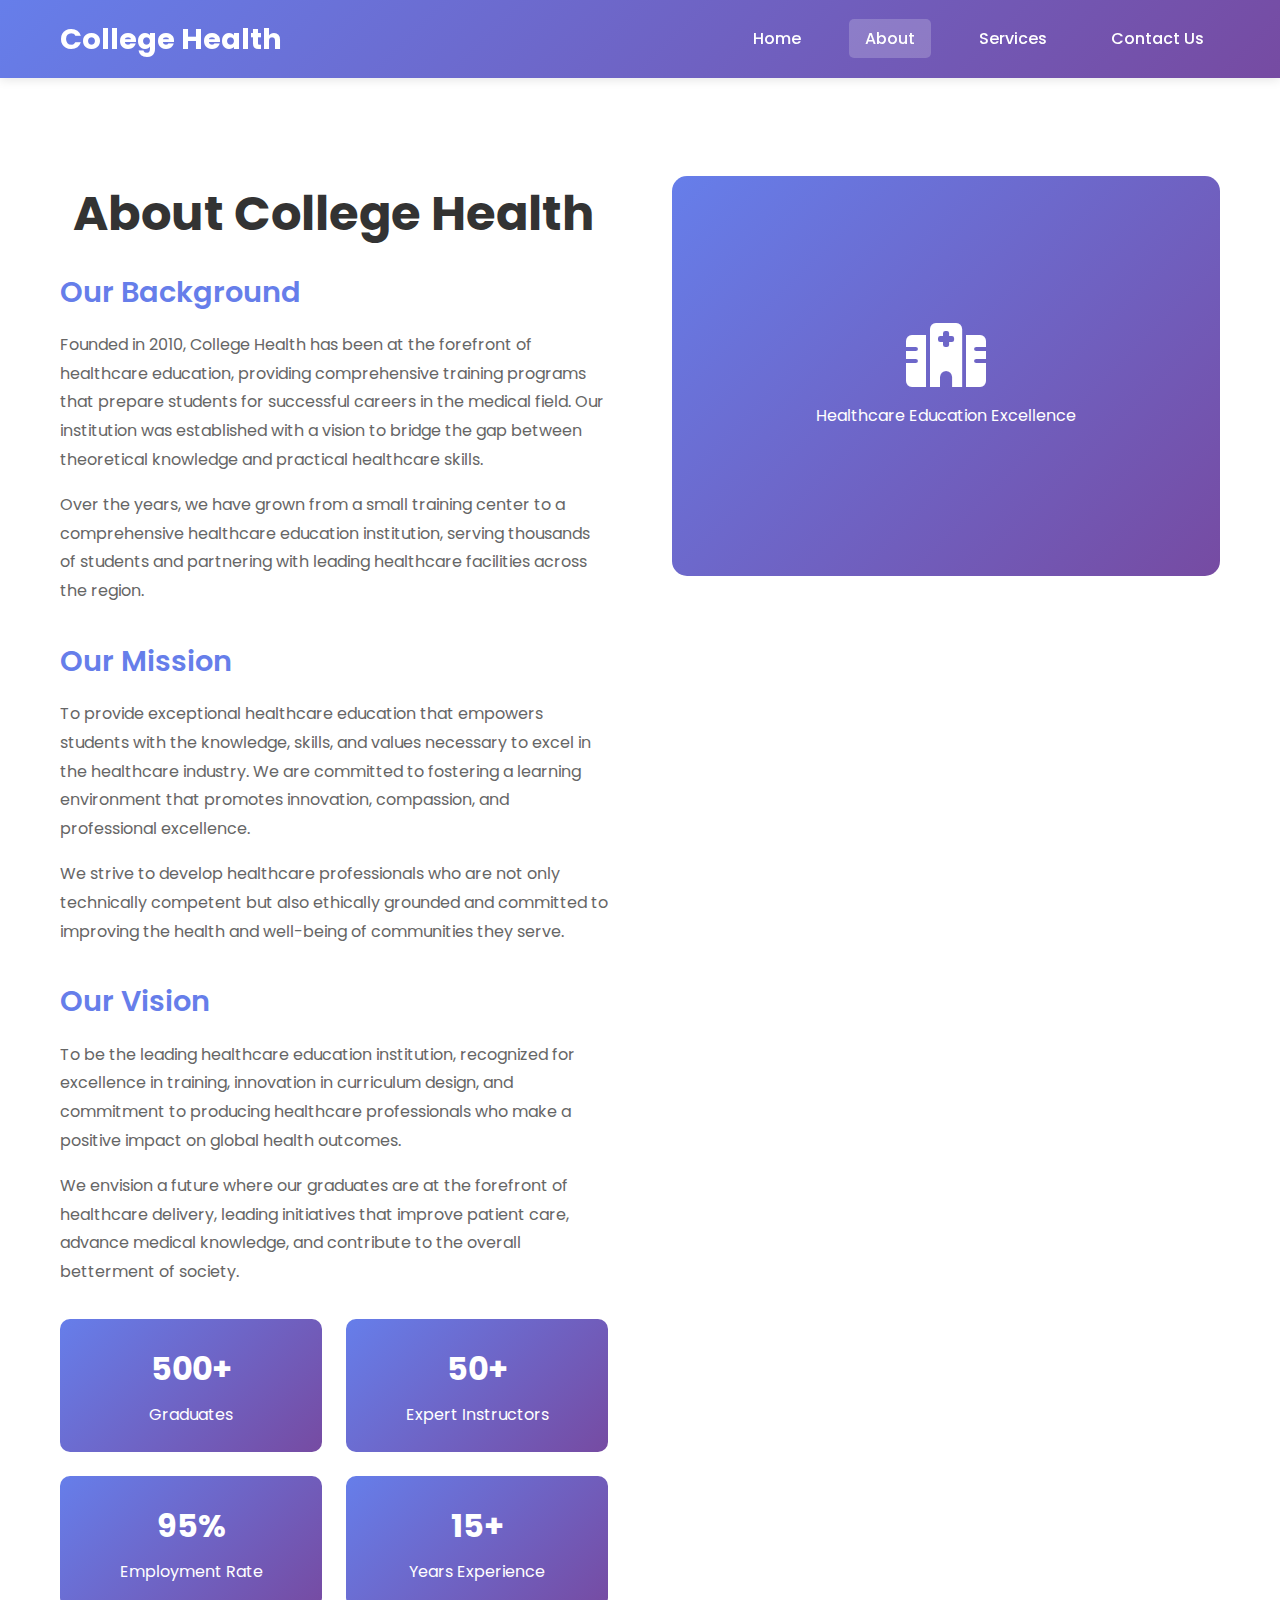
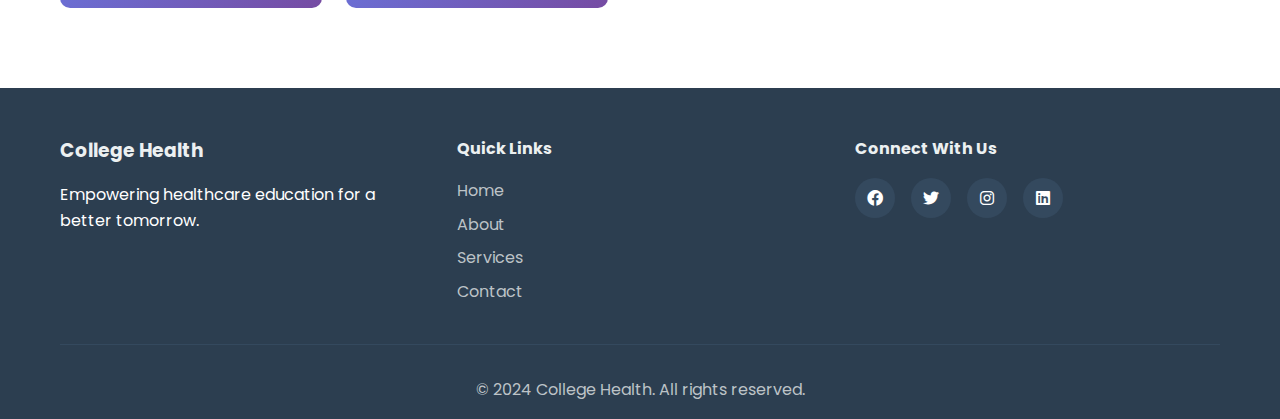
<file: about.html>
<!DOCTYPE html>
<html lang="en">
<head>
    <meta charset="UTF-8">
    <meta name="viewport" content="width=device-width, initial-scale=1.0">
    <title>College Health - About</title>
    <link rel="stylesheet" href="styles.css">
    <link href="https://fonts.googleapis.com/css2?family=Poppins:wght@300;400;500;600;700&display=swap" rel="stylesheet">
    <link rel="stylesheet" href="https://cdnjs.cloudflare.com/ajax/libs/font-awesome/6.0.0/css/all.min.css">
</head>
<body>
    <!-- Navigation -->
    <nav class="navbar">
        <div class="nav-container">
            <div class="nav-logo">
                <h2>College Health</h2>
            </div>
            <ul class="nav-menu">
                <li class="nav-item">
                    <a href="index.html" class="nav-link">Home</a>
                </li>
                <li class="nav-item">
                    <a href="about.html" class="nav-link active">About</a>
                </li>
                <li class="nav-item">
                    <a href="services.html" class="nav-link">Services</a>
                </li>
                <li class="nav-item">
                    <a href="contact.html" class="nav-link">Contact Us</a>
                </li>
            </ul>
            <div class="hamburger">
                <span class="bar"></span>
                <span class="bar"></span>
                <span class="bar"></span>
            </div>
        </div>
    </nav>

    <!-- About Section -->
    <section class="about-section">
        <div class="container">
            <div class="about-content">
                <div class="about-text">
                    <h1 class="page-title">About College Health</h1>
                    
                    <div class="about-block">
                        <h2>Our Background</h2>
                        <p>Founded in 2010, College Health has been at the forefront of healthcare education, providing comprehensive training programs that prepare students for successful careers in the medical field. Our institution was established with a vision to bridge the gap between theoretical knowledge and practical healthcare skills.</p>
                        <p>Over the years, we have grown from a small training center to a comprehensive healthcare education institution, serving thousands of students and partnering with leading healthcare facilities across the region.</p>
                    </div>

                    <div class="about-block">
                        <h2>Our Mission</h2>
                        <p>To provide exceptional healthcare education that empowers students with the knowledge, skills, and values necessary to excel in the healthcare industry. We are committed to fostering a learning environment that promotes innovation, compassion, and professional excellence.</p>
                        <p>We strive to develop healthcare professionals who are not only technically competent but also ethically grounded and committed to improving the health and well-being of communities they serve.</p>
                    </div>

                    <div class="about-block">
                        <h2>Our Vision</h2>
                        <p>To be the leading healthcare education institution, recognized for excellence in training, innovation in curriculum design, and commitment to producing healthcare professionals who make a positive impact on global health outcomes.</p>
                        <p>We envision a future where our graduates are at the forefront of healthcare delivery, leading initiatives that improve patient care, advance medical knowledge, and contribute to the overall betterment of society.</p>
                    </div>

                    <div class="about-stats">
                        <div class="stat-item">
                            <h3>500+</h3>
                            <p>Graduates</p>
                        </div>
                        <div class="stat-item">
                            <h3>50+</h3>
                            <p>Expert Instructors</p>
                        </div>
                        <div class="stat-item">
                            <h3>95%</h3>
                            <p>Employment Rate</p>
                        </div>
                        <div class="stat-item">
                            <h3>15+</h3>
                            <p>Years Experience</p>
                        </div>
                    </div>
                </div>
                
                <div class="about-image">
                    <div class="image-placeholder">
                        <i class="fas fa-hospital"></i>
                        <p>Healthcare Education Excellence</p>
                    </div>
                </div>
            </div>
        </div>
    </section>

    <!-- Footer -->
    <footer class="footer">
        <div class="container">
            <div class="footer-content">
                <div class="footer-section">
                    <h3>College Health</h3>
                    <p>Empowering healthcare education for a better tomorrow.</p>
                </div>
                <div class="footer-section">
                    <h4>Quick Links</h4>
                    <ul>
                        <li><a href="index.html">Home</a></li>
                        <li><a href="about.html">About</a></li>
                        <li><a href="services.html">Services</a></li>
                        <li><a href="contact.html">Contact</a></li>
                    </ul>
                </div>
                <div class="footer-section">
                    <h4>Connect With Us</h4>
                    <div class="social-icons">
                        <a href="#"><i class="fab fa-facebook"></i></a>
                        <a href="#"><i class="fab fa-twitter"></i></a>
                        <a href="#"><i class="fab fa-instagram"></i></a>
                        <a href="#"><i class="fab fa-linkedin"></i></a>
                    </div>
                </div>
            </div>
            <div class="footer-bottom">
                <p>&copy; 2024 College Health. All rights reserved.</p>
            </div>
        </div>
    </footer>
</body>
</html>
</file>
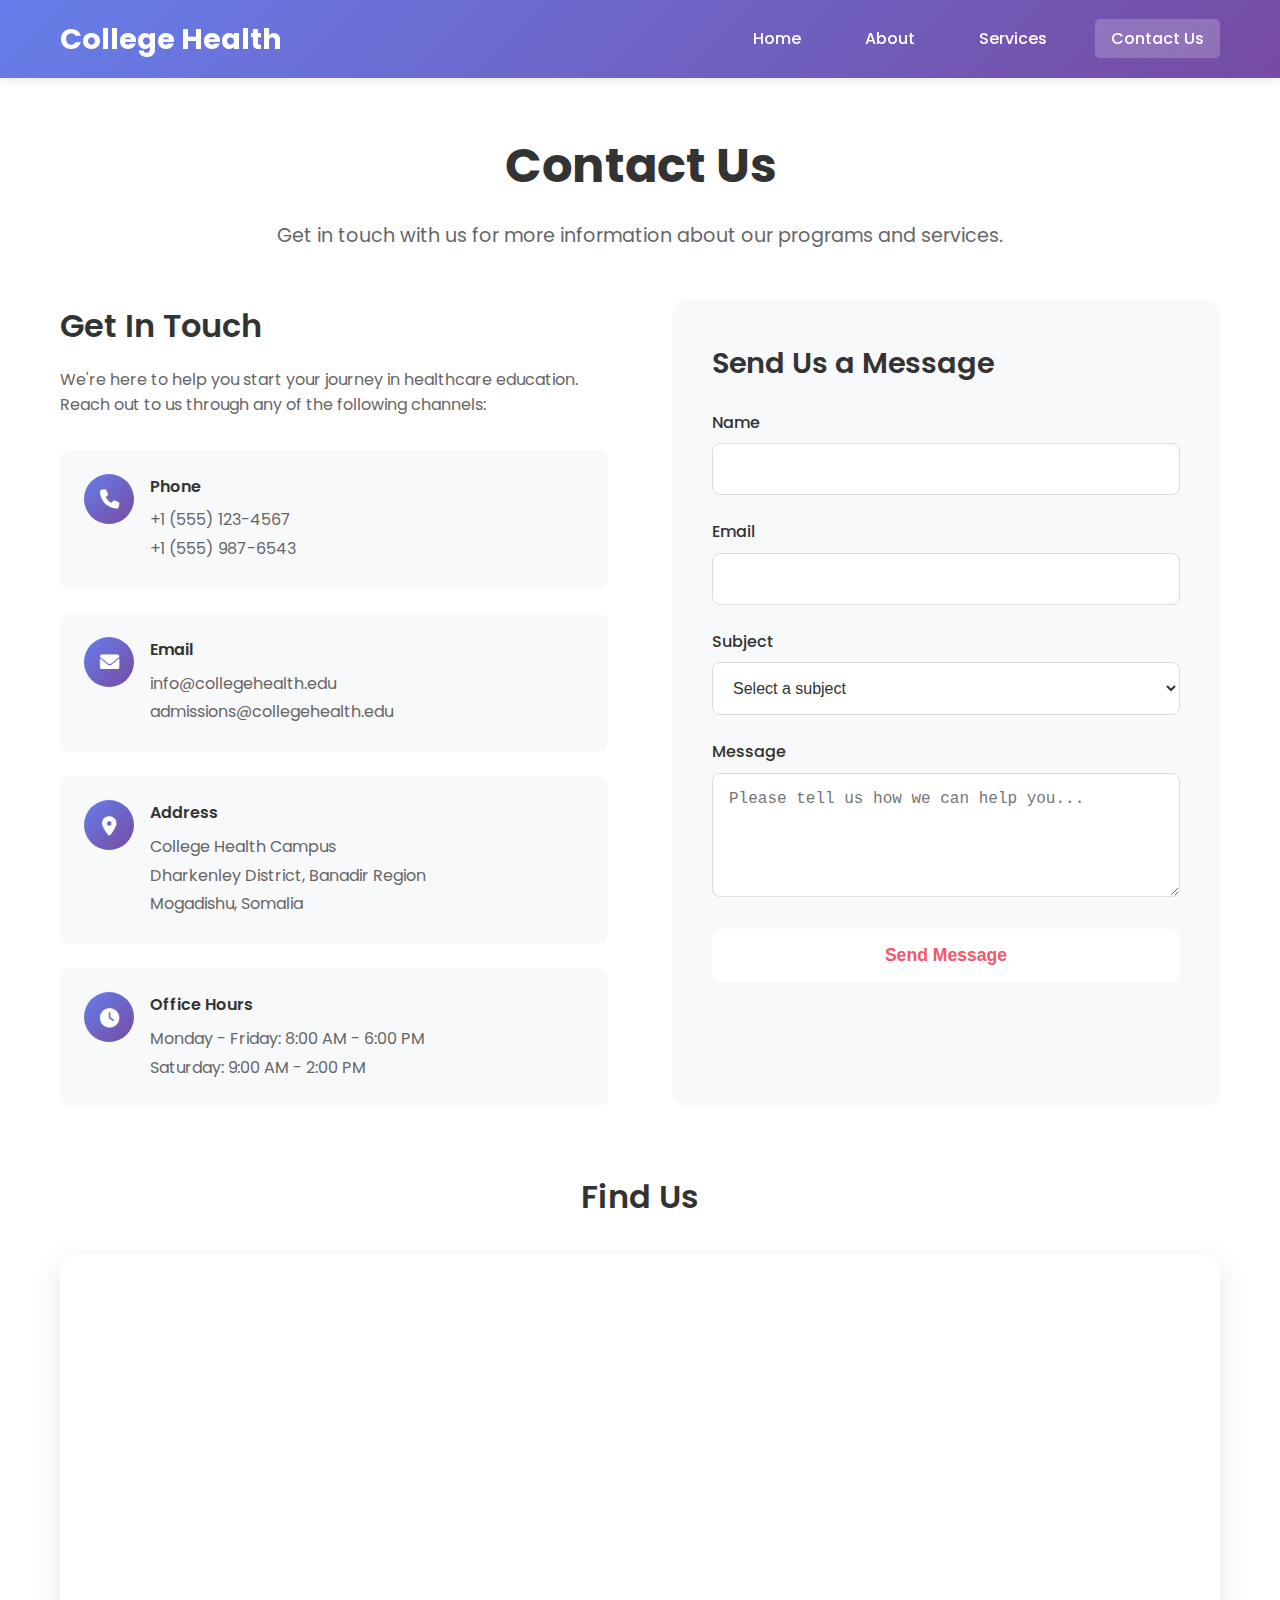
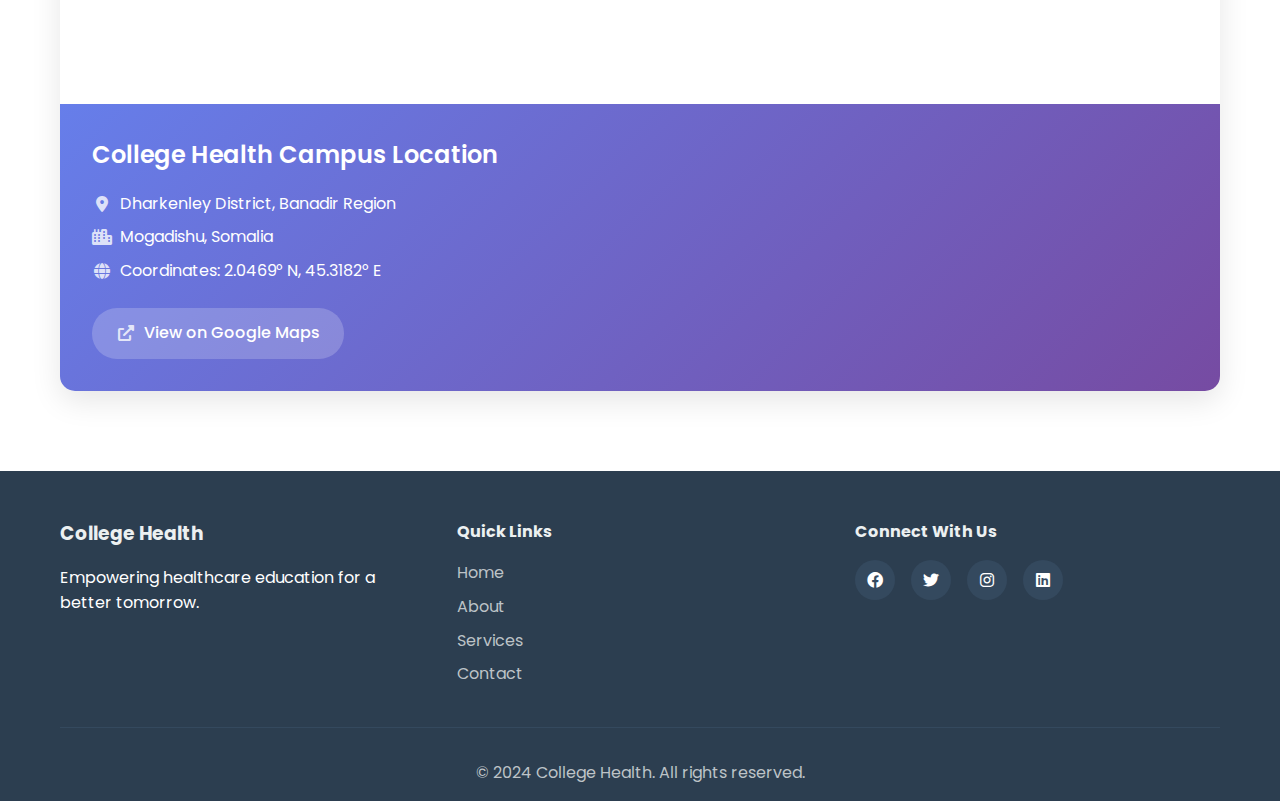
<file: contact.html>
<!DOCTYPE html>
<html lang="en">
<head>
    <meta charset="UTF-8">
    <meta name="viewport" content="width=device-width, initial-scale=1.0">
    <title>College Health - Contact Us</title>
    <link rel="stylesheet" href="styles.css">
    <link href="https://fonts.googleapis.com/css2?family=Poppins:wght@300;400;500;600;700&display=swap" rel="stylesheet">
    <link rel="stylesheet" href="https://cdnjs.cloudflare.com/ajax/libs/font-awesome/6.0.0/css/all.min.css">
</head>
<body>
    <!-- Navigation -->
    <nav class="navbar">
        <div class="nav-container">
            <div class="nav-logo">
                <h2>College Health</h2>
            </div>
            <ul class="nav-menu">
                <li class="nav-item">
                    <a href="index.html" class="nav-link">Home</a>
                </li>
                <li class="nav-item">
                    <a href="about.html" class="nav-link">About</a>
                </li>
                <li class="nav-item">
                    <a href="services.html" class="nav-link">Services</a>
                </li>
                <li class="nav-item">
                    <a href="contact.html" class="nav-link active">Contact Us</a>
                </li>
            </ul>
            <div class="hamburger">
                <span class="bar"></span>
                <span class="bar"></span>
                <span class="bar"></span>
            </div>
        </div>
    </nav>

    <!-- Contact Section -->
    <section class="contact-section">
        <div class="container">
            <h1 class="page-title">Contact Us</h1>
            <p class="section-subtitle">Get in touch with us for more information about our programs and services.</p>
            
            <div class="contact-content">
                <div class="contact-info">
                    <h2>Get In Touch</h2>
                    <p>We're here to help you start your journey in healthcare education. Reach out to us through any of the following channels:</p>
                    
                    <div class="contact-items">
                        <div class="contact-item">
                            <div class="contact-icon">
                                <i class="fas fa-phone"></i>
                            </div>
                            <div class="contact-details">
                                <h4>Phone</h4>
                                <p>+1 (555) 123-4567</p>
                                <p>+1 (555) 987-6543</p>
                            </div>
                        </div>
                        
                        <div class="contact-item">
                            <div class="contact-icon">
                                <i class="fas fa-envelope"></i>
                            </div>
                            <div class="contact-details">
                                <h4>Email</h4>
                                <p>info@collegehealth.edu</p>
                                <p>admissions@collegehealth.edu</p>
                            </div>
                        </div>
                        
                        <div class="contact-item">
                            <div class="contact-icon">
                                <i class="fas fa-map-marker-alt"></i>
                            </div>
                            <div class="contact-details">
                                <h4>Address</h4>
                                <p>College Health Campus</p>
                                <p>Dharkenley District, Banadir Region</p>
                                <p>Mogadishu, Somalia</p>
                            </div>
                        </div>
                        
                        <div class="contact-item">
                            <div class="contact-icon">
                                <i class="fas fa-clock"></i>
                            </div>
                            <div class="contact-details">
                                <h4>Office Hours</h4>
                                <p>Monday - Friday: 8:00 AM - 6:00 PM</p>
                                <p>Saturday: 9:00 AM - 2:00 PM</p>
                            </div>
                        </div>
                    </div>
                </div>
                
                <div class="contact-form-container">
                    <h2>Send Us a Message</h2>
                    <form class="contact-form">
                        <div class="form-group">
                            <label for="name">Name</label>
                            <input type="text" id="name" name="name" required>
                        </div>
                        
                        <div class="form-group">
                            <label for="email">Email</label>
                            <input type="email" id="email" name="email" required>
                        </div>
                        
                        <div class="form-group">
                            <label for="subject">Subject</label>
                            <select id="subject" name="subject" required>
                                <option value="">Select a subject</option>
                                <option value="general">General Inquiry</option>
                                <option value="admissions">Admissions</option>
                                <option value="courses">Course Information</option>
                                <option value="support">Student Support</option>
                                <option value="other">Other</option>
                            </select>
                        </div>
                        
                        <div class="form-group">
                            <label for="message">Message</label>
                            <textarea id="message" name="message" rows="5" required placeholder="Please tell us how we can help you..."></textarea>
                        </div>
                        
                        <button type="submit" class="submit-btn">Send Message</button>
                    </form>
                </div>
            </div>
            
            <!-- Map Section -->
            <div class="map-section">
                <h2>Find Us</h2>
                <div class="map-container">
                    <iframe 
                        src="https://www.google.com/maps/embed?pb=!1m18!1m12!1m3!1d3988.8199999999997!2d45.3182!3d2.0469!2m3!1f0!2f0!3f0!3m2!1i1024!2i768!4f13.1!3m3!1m2!1s0x3d2c3b3b3b3b3b3b%3A0x3d2c3b3b3b3b3b3b!2sDharkenley%2C%20Mogadishu%2C%20Somalia!5e0!3m2!1sen!2sus!4v1234567890"
                        width="100%" 
                        height="450" 
                        style="border:0;" 
                        allowfullscreen="" 
                        loading="lazy" 
                        referrerpolicy="no-referrer-when-downgrade">
                    </iframe>
                    <div class="map-info">
                        <h3>College Health Campus Location</h3>
                        <p><i class="fas fa-map-marker-alt"></i> Dharkenley District, Banadir Region</p>
                        <p><i class="fas fa-city"></i> Mogadishu, Somalia</p>
                        <p><i class="fas fa-globe"></i> Coordinates: 2.0469° N, 45.3182° E</p>
                        <a href="https://g.co/kgs/Eu1u6TJ" target="_blank" class="map-link">
                            <i class="fas fa-external-link-alt"></i> View on Google Maps
                        </a>
                    </div>
                </div>
            </div>
        </div>
    </section>

    <!-- Footer -->
    <footer class="footer">
        <div class="container">
            <div class="footer-content">
                <div class="footer-section">
                    <h3>College Health</h3>
                    <p>Empowering healthcare education for a better tomorrow.</p>
                </div>
                <div class="footer-section">
                    <h4>Quick Links</h4>
                    <ul>
                        <li><a href="index.html">Home</a></li>
                        <li><a href="about.html">About</a></li>
                        <li><a href="services.html">Services</a></li>
                        <li><a href="contact.html">Contact</a></li>
                    </ul>
                </div>
                <div class="footer-section">
                    <h4>Connect With Us</h4>
                    <div class="social-icons">
                        <a href="#"><i class="fab fa-facebook"></i></a>
                        <a href="#"><i class="fab fa-twitter"></i></a>
                        <a href="#"><i class="fab fa-instagram"></i></a>
                        <a href="#"><i class="fab fa-linkedin"></i></a>
                    </div>
                </div>
            </div>
            <div class="footer-bottom">
                <p>&copy; 2024 College Health. All rights reserved.</p>
            </div>
        </div>
    </footer>
</body>
</html>
</file>
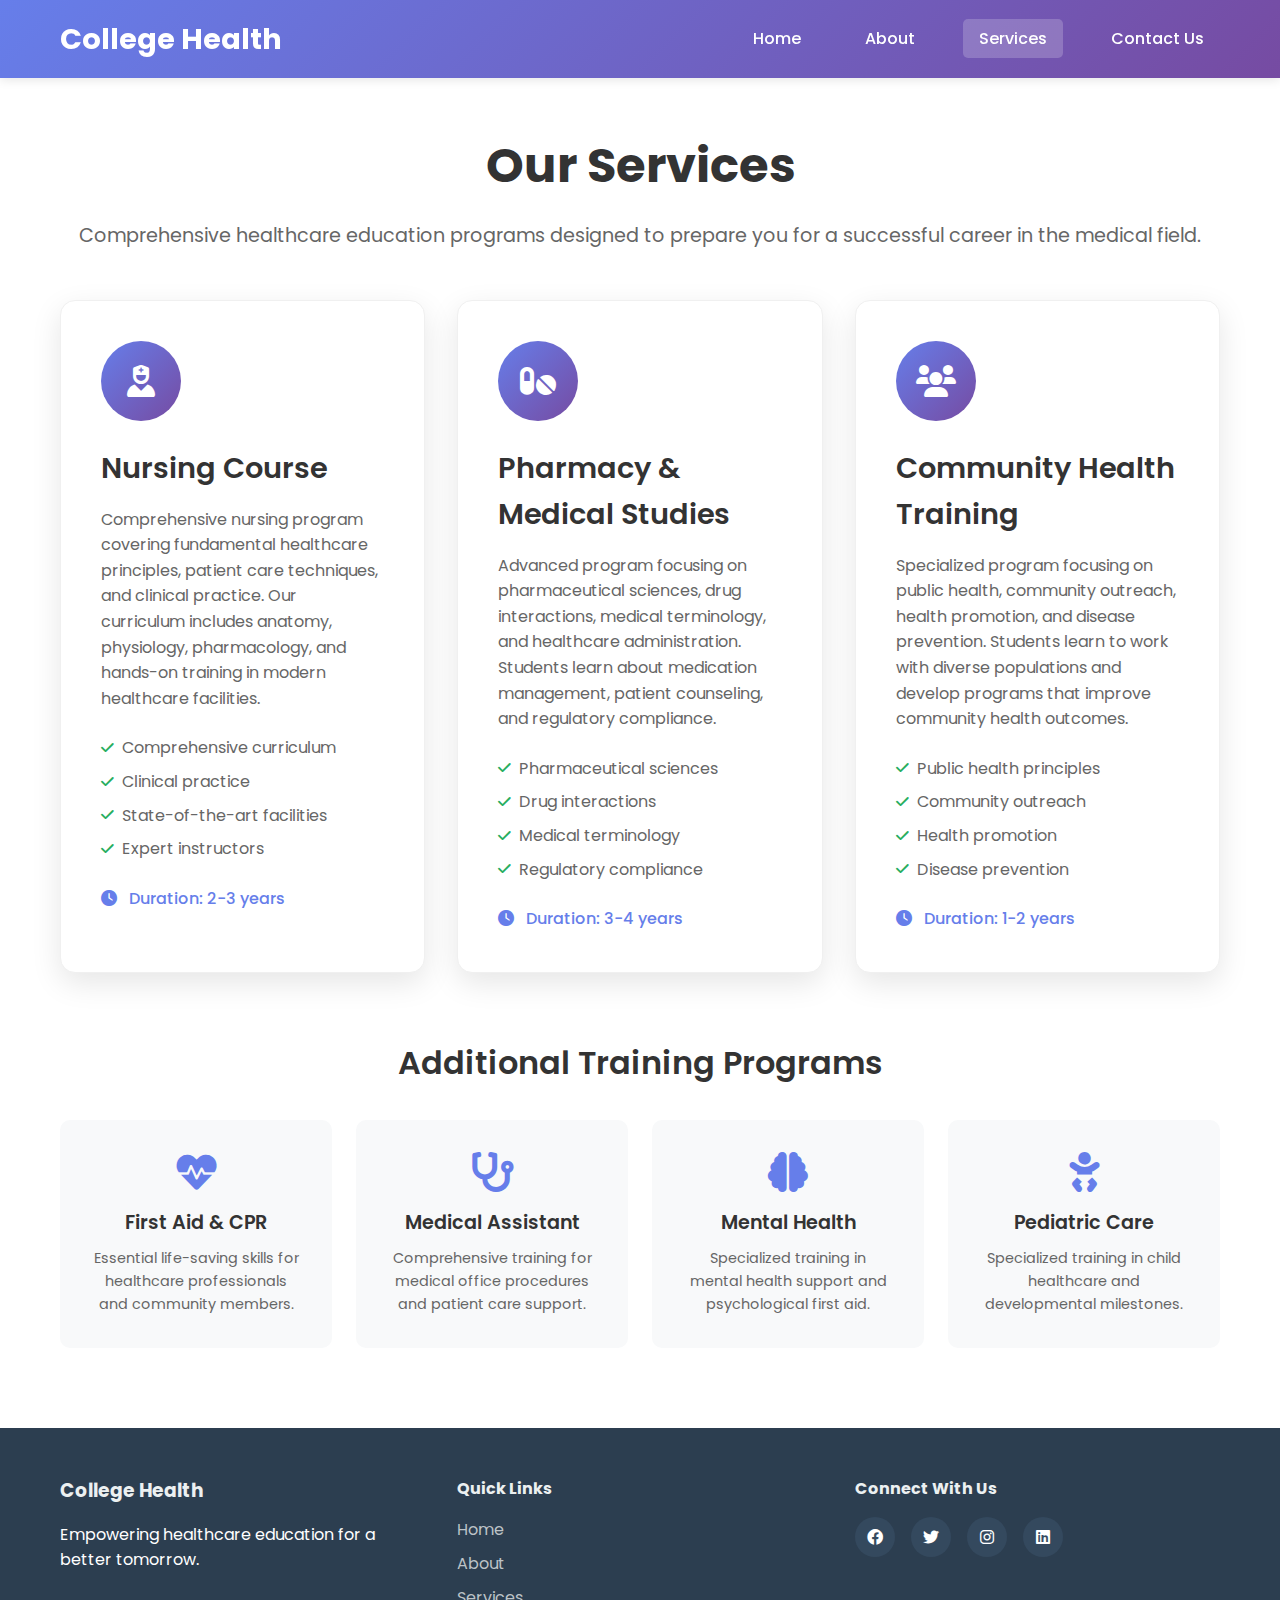
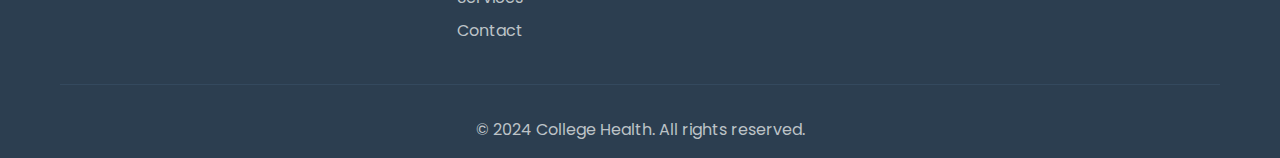
<file: services.html>
<!DOCTYPE html>
<html lang="en">
<head>
    <meta charset="UTF-8">
    <meta name="viewport" content="width=device-width, initial-scale=1.0">
    <title>College Health - Services</title>
    <link rel="stylesheet" href="styles.css">
    <link href="https://fonts.googleapis.com/css2?family=Poppins:wght@300;400;500;600;700&display=swap" rel="stylesheet">
    <link rel="stylesheet" href="https://cdnjs.cloudflare.com/ajax/libs/font-awesome/6.0.0/css/all.min.css">
</head>
<body>
    <!-- Navigation -->
    <nav class="navbar">
        <div class="nav-container">
            <div class="nav-logo">
                <h2>College Health</h2>
            </div>
            <ul class="nav-menu">
                <li class="nav-item">
                    <a href="index.html" class="nav-link">Home</a>
                </li>
                <li class="nav-item">
                    <a href="about.html" class="nav-link">About</a>
                </li>
                <li class="nav-item">
                    <a href="services.html" class="nav-link active">Services</a>
                </li>
                <li class="nav-item">
                    <a href="contact.html" class="nav-link">Contact Us</a>
                </li>
            </ul>
            <div class="hamburger">
                <span class="bar"></span>
                <span class="bar"></span>
                <span class="bar"></span>
            </div>
        </div>
    </nav>

    <!-- Services Section -->
    <section class="services-section">
        <div class="container">
            <h1 class="page-title">Our Services</h1>
            <p class="section-subtitle">Comprehensive healthcare education programs designed to prepare you for a successful career in the medical field.</p>
            
            <div class="services-grid">
                <div class="service-card">
                    <div class="service-icon">
                        <i class="fas fa-user-nurse"></i>
                    </div>
                    <h3>Nursing Course</h3>
                    <p>Comprehensive nursing program covering fundamental healthcare principles, patient care techniques, and clinical practice. Our curriculum includes anatomy, physiology, pharmacology, and hands-on training in modern healthcare facilities.</p>
                    <ul class="service-features">
                        <li><i class="fas fa-check"></i> Comprehensive curriculum</li>
                        <li><i class="fas fa-check"></i> Clinical practice</li>
                        <li><i class="fas fa-check"></i> State-of-the-art facilities</li>
                        <li><i class="fas fa-check"></i> Expert instructors</li>
                    </ul>
                    <div class="service-duration">
                        <span><i class="fas fa-clock"></i> Duration: 2-3 years</span>
                    </div>
                </div>

                <div class="service-card">
                    <div class="service-icon">
                        <i class="fas fa-pills"></i>
                    </div>
                    <h3>Pharmacy & Medical Studies</h3>
                    <p>Advanced program focusing on pharmaceutical sciences, drug interactions, medical terminology, and healthcare administration. Students learn about medication management, patient counseling, and regulatory compliance.</p>
                    <ul class="service-features">
                        <li><i class="fas fa-check"></i> Pharmaceutical sciences</li>
                        <li><i class="fas fa-check"></i> Drug interactions</li>
                        <li><i class="fas fa-check"></i> Medical terminology</li>
                        <li><i class="fas fa-check"></i> Regulatory compliance</li>
                    </ul>
                    <div class="service-duration">
                        <span><i class="fas fa-clock"></i> Duration: 3-4 years</span>
                    </div>
                </div>

                <div class="service-card">
                    <div class="service-icon">
                        <i class="fas fa-users"></i>
                    </div>
                    <h3>Community Health Training</h3>
                    <p>Specialized program focusing on public health, community outreach, health promotion, and disease prevention. Students learn to work with diverse populations and develop programs that improve community health outcomes.</p>
                    <ul class="service-features">
                        <li><i class="fas fa-check"></i> Public health principles</li>
                        <li><i class="fas fa-check"></i> Community outreach</li>
                        <li><i class="fas fa-check"></i> Health promotion</li>
                        <li><i class="fas fa-check"></i> Disease prevention</li>
                    </ul>
                    <div class="service-duration">
                        <span><i class="fas fa-clock"></i> Duration: 1-2 years</span>
                    </div>
                </div>
            </div>

            <!-- Additional Services -->
            <div class="additional-services">
                <h2>Additional Training Programs</h2>
                <div class="additional-grid">
                    <div class="additional-card">
                        <i class="fas fa-heartbeat"></i>
                        <h4>First Aid & CPR</h4>
                        <p>Essential life-saving skills for healthcare professionals and community members.</p>
                    </div>
                    <div class="additional-card">
                        <i class="fas fa-stethoscope"></i>
                        <h4>Medical Assistant</h4>
                        <p>Comprehensive training for medical office procedures and patient care support.</p>
                    </div>
                    <div class="additional-card">
                        <i class="fas fa-brain"></i>
                        <h4>Mental Health</h4>
                        <p>Specialized training in mental health support and psychological first aid.</p>
                    </div>
                    <div class="additional-card">
                        <i class="fas fa-baby"></i>
                        <h4>Pediatric Care</h4>
                        <p>Specialized training in child healthcare and developmental milestones.</p>
                    </div>
                </div>
            </div>
        </div>
    </section>

    <!-- Footer -->
    <footer class="footer">
        <div class="container">
            <div class="footer-content">
                <div class="footer-section">
                    <h3>College Health</h3>
                    <p>Empowering healthcare education for a better tomorrow.</p>
                </div>
                <div class="footer-section">
                    <h4>Quick Links</h4>
                    <ul>
                        <li><a href="index.html">Home</a></li>
                        <li><a href="about.html">About</a></li>
                        <li><a href="services.html">Services</a></li>
                        <li><a href="contact.html">Contact</a></li>
                    </ul>
                </div>
                <div class="footer-section">
                    <h4>Connect With Us</h4>
                    <div class="social-icons">
                        <a href="#"><i class="fab fa-facebook"></i></a>
                        <a href="#"><i class="fab fa-twitter"></i></a>
                        <a href="#"><i class="fab fa-instagram"></i></a>
                        <a href="#"><i class="fab fa-linkedin"></i></a>
                    </div>
                </div>
            </div>
            <div class="footer-bottom">
                <p>&copy; 2024 College Health. All rights reserved.</p>
            </div>
        </div>
    </footer>
</body>
</html>
</file>
<file: styles.css>
/* Reset and Base Styles */
* {
    margin: 0;
    padding: 0;
    box-sizing: border-box;
}

body {
    font-family: 'Poppins', sans-serif;
    line-height: 1.6;
    color: #333;
    background-color: #f8f9fa;
}

.container {
    max-width: 1200px;
    margin: 0 auto;
    padding: 0 20px;
}

/* Navigation */
.navbar {
    background: linear-gradient(135deg, #667eea 0%, #764ba2 100%);
    padding: 1rem 0;
    position: fixed;
    top: 0;
    width: 100%;
    z-index: 1000;
    box-shadow: 0 2px 10px rgba(0,0,0,0.1);
}

.nav-container {
    max-width: 1200px;
    margin: 0 auto;
    padding: 0 20px;
    display: flex;
    justify-content: space-between;
    align-items: center;
}

.nav-logo h2 {
    color: white;
    font-size: 1.8rem;
    font-weight: 700;
}

.nav-menu {
    display: flex;
    list-style: none;
    gap: 2rem;
}

.nav-link {
    color: white;
    text-decoration: none;
    font-weight: 500;
    transition: all 0.3s ease;
    padding: 0.5rem 1rem;
    border-radius: 5px;
}

.nav-link:hover,
.nav-link.active {
    background-color: rgba(255,255,255,0.2);
    transform: translateY(-2px);
}

.hamburger {
    display: none;
    flex-direction: column;
    cursor: pointer;
}

.bar {
    width: 25px;
    height: 3px;
    background-color: white;
    margin: 3px 0;
    transition: 0.3s;
}

/* Hero Section */
.hero {
    height: 100vh;
    position: relative;
    overflow: hidden;
}

.hero-slider {
    position: relative;
    width: 100%;
    height: 100%;
}

.slide {
    position: absolute;
    top: 0;
    left: 0;
    width: 100%;
    height: 100%;
    background-size: cover;
    background-position: center;
    background-repeat: no-repeat;
    display: flex;
    align-items: center;
    justify-content: center;
    opacity: 0;
    transition: opacity 1.5s ease-in-out;
    animation: slideFade 12s infinite;
}

.slide::before {
    content: '';
    position: absolute;
    top: 0;
    left: 0;
    width: 100%;
    height: 100%;
    background: linear-gradient(135deg, rgba(102, 126, 234, 0.8) 0%, rgba(118, 75, 162, 0.8) 100%);
    z-index: 1;
}

.slide:nth-child(1) {
    animation-delay: 0s;
}

.slide:nth-child(2) {
    animation-delay: 4s;
}

.slide:nth-child(3) {
    animation-delay: 8s;
}

@keyframes slideFade {
    0%, 25%, 100% {
        opacity: 0;
        transform: scale(1.1);
    }
    5%, 20% {
        opacity: 1;
        transform: scale(1);
    }
}

.slide.active {
    opacity: 1;
    z-index: 2;
}

.hero-content {
    text-align: center;
    color: white;
    max-width: 800px;
    padding: 0 20px;
    position: relative;
    z-index: 3;
    animation: contentFadeIn 1s ease-in-out;
}

@keyframes contentFadeIn {
    from {
        opacity: 0;
        transform: translateY(30px);
    }
    to {
        opacity: 1;
        transform: translateY(0);
    }
}

.hero-content h1 {
    font-size: 3.5rem;
    font-weight: 700;
    margin-bottom: 1rem;
    animation: fadeInUp 1s ease;
    text-shadow: 2px 2px 4px rgba(0,0,0,0.5);
}

.hero-content p {
    font-size: 1.2rem;
    margin-bottom: 2rem;
    opacity: 0.9;
    animation: fadeInUp 1s ease 0.3s both;
    text-shadow: 1px 1px 2px rgba(0,0,0,0.5);
}

.cta-button {
    display: inline-block;
    background: white;
    color: #667eea;
    padding: 1rem 2rem;
    text-decoration: none;
    border-radius: 50px;
    font-weight: 600;
    transition: all 0.3s ease;
    animation: fadeInUp 1s ease 0.6s both;
    box-shadow: 0 4px 15px rgba(0,0,0,0.2);
}

.cta-button:hover {
    transform: translateY(-3px);
    box-shadow: 0 10px 25px rgba(0,0,0,0.3);
    background: #f8f9fa;
}

.slider-dots {
    position: absolute;
    bottom: 30px;
    left: 50%;
    transform: translateX(-50%);
    display: flex;
    gap: 10px;
    z-index: 4;
}

.dot {
    width: 12px;
    height: 12px;
    border-radius: 50%;
    background: rgba(255,255,255,0.5);
    cursor: pointer;
    transition: 0.3s;
    border: 2px solid rgba(255,255,255,0.3);
}

.dot.active {
    background: white;
    border-color: white;
    transform: scale(1.2);
}

.dot:hover {
    background: rgba(255,255,255,0.8);
    transform: scale(1.1);
}

/* Animations */
@keyframes fadeInUp {
    from {
        opacity: 0;
        transform: translateY(30px);
    }
    to {
        opacity: 1;
        transform: translateY(0);
    }
}

/* Why Choose Us Section */
.why-choose-us {
    padding: 5rem 0;
    background: white;
}

.section-title {
    text-align: center;
    font-size: 2.5rem;
    font-weight: 700;
    margin-bottom: 3rem;
    color: #333;
}

.features-grid {
    display: grid;
    grid-template-columns: repeat(auto-fit, minmax(300px, 1fr));
    gap: 2rem;
    margin-top: 3rem;
}

.feature-card {
    background: white;
    padding: 2rem;
    border-radius: 15px;
    box-shadow: 0 5px 20px rgba(0,0,0,0.1);
    text-align: center;
    transition: transform 0.3s ease;
}

.feature-card:hover {
    transform: translateY(-10px);
}

.feature-icon {
    width: 80px;
    height: 80px;
    background: linear-gradient(135deg, #667eea 0%, #764ba2 100%);
    border-radius: 50%;
    display: flex;
    align-items: center;
    justify-content: center;
    margin: 0 auto 1.5rem;
}

.feature-icon i {
    font-size: 2rem;
    color: white;
}

.feature-card h3 {
    font-size: 1.5rem;
    font-weight: 600;
    margin-bottom: 1rem;
    color: #333;
}

.feature-card p {
    color: #666;
    line-height: 1.6;
}

/* Registration Section */
.registration {
    padding: 5rem 0;
    background: linear-gradient(135deg, #f093fb 0%, #f5576c 100%);
    color: white;
}

.registration .section-title {
    color: white;
}

.registration-form {
    max-width: 600px;
    margin: 0 auto;
    background: rgba(255,255,255,0.1);
    padding: 3rem;
    border-radius: 15px;
    backdrop-filter: blur(10px);
}

.form-group {
    margin-bottom: 1.5rem;
}

.form-group label {
    display: block;
    margin-bottom: 0.5rem;
    font-weight: 500;
}

.form-group input,
.form-group select {
    width: 100%;
    padding: 1rem;
    border: none;
    border-radius: 8px;
    font-size: 1rem;
    background: rgba(255,255,255,0.9);
    color: #333;
}

.form-group input:focus,
.form-group select:focus {
    outline: none;
    box-shadow: 0 0 0 3px rgba(255,255,255,0.3);
}

.submit-btn {
    width: 100%;
    padding: 1rem;
    background: white;
    color: #f5576c;
    border: none;
    border-radius: 8px;
    font-size: 1.1rem;
    font-weight: 600;
    cursor: pointer;
    transition: all 0.3s ease;
}

.submit-btn:hover {
    transform: translateY(-2px);
    box-shadow: 0 5px 15px rgba(0,0,0,0.2);
}

/* Footer */
.footer {
    background: #2c3e50;
    color: white;
    padding: 3rem 0 1rem;
}

.footer-content {
    display: grid;
    grid-template-columns: repeat(auto-fit, minmax(250px, 1fr));
    gap: 2rem;
    margin-bottom: 2rem;
}

.footer-section h3,
.footer-section h4 {
    margin-bottom: 1rem;
    color: #ecf0f1;
}

.footer-section ul {
    list-style: none;
}

.footer-section ul li {
    margin-bottom: 0.5rem;
}

.footer-section ul li a {
    color: #bdc3c7;
    text-decoration: none;
    transition: color 0.3s ease;
}

.footer-section ul li a:hover {
    color: white;
}

.social-icons {
    display: flex;
    gap: 1rem;
}

.social-icons a {
    width: 40px;
    height: 40px;
    background: #34495e;
    border-radius: 50%;
    display: flex;
    align-items: center;
    justify-content: center;
    color: white;
    text-decoration: none;
    transition: all 0.3s ease;
}

.social-icons a:hover {
    background: #667eea;
    transform: translateY(-3px);
}

.footer-bottom {
    text-align: center;
    padding-top: 2rem;
    border-top: 1px solid #34495e;
    color: #bdc3c7;
}

/* About Page Styles */
.about-section {
    padding: 8rem 0 5rem;
    background: white;
}

.page-title {
    font-size: 3rem;
    font-weight: 700;
    text-align: center;
    margin-bottom: 1rem;
    color: #333;
}

.about-content {
    display: grid;
    grid-template-columns: 1fr 1fr;
    gap: 4rem;
    align-items: start;
    margin-top: 3rem;
}

.about-block {
    margin-bottom: 2rem;
}

.about-block h2 {
    font-size: 1.8rem;
    font-weight: 600;
    margin-bottom: 1rem;
    color: #667eea;
}

.about-block p {
    color: #666;
    line-height: 1.8;
    margin-bottom: 1rem;
}

.about-stats {
    display: grid;
    grid-template-columns: repeat(2, 1fr);
    gap: 1.5rem;
    margin-top: 2rem;
}

.stat-item {
    text-align: center;
    padding: 1.5rem;
    background: linear-gradient(135deg, #667eea 0%, #764ba2 100%);
    border-radius: 10px;
    color: white;
}

.stat-item h3 {
    font-size: 2rem;
    font-weight: 700;
    margin-bottom: 0.5rem;
}

.about-image {
    display: flex;
    align-items: center;
    justify-content: center;
}

.image-placeholder {
    width: 100%;
    height: 400px;
    background: linear-gradient(135deg, #667eea 0%, #764ba2 100%);
    border-radius: 15px;
    display: flex;
    flex-direction: column;
    align-items: center;
    justify-content: center;
    color: white;
    text-align: center;
}

.image-placeholder i {
    font-size: 4rem;
    margin-bottom: 1rem;
}

/* Services Page Styles */
.services-section {
    padding: 8rem 0 5rem;
    background: white;
}

.section-subtitle {
    text-align: center;
    font-size: 1.2rem;
    color: #666;
    margin-bottom: 3rem;
}

.services-grid {
    display: grid;
    grid-template-columns: repeat(auto-fit, minmax(350px, 1fr));
    gap: 2rem;
    margin-bottom: 4rem;
}

.service-card {
    background: white;
    padding: 2.5rem;
    border-radius: 15px;
    box-shadow: 0 10px 30px rgba(0,0,0,0.1);
    transition: transform 0.3s ease;
    border: 1px solid #f0f0f0;
}

.service-card:hover {
    transform: translateY(-10px);
    box-shadow: 0 20px 40px rgba(0,0,0,0.15);
}

.service-icon {
    width: 80px;
    height: 80px;
    background: linear-gradient(135deg, #667eea 0%, #764ba2 100%);
    border-radius: 50%;
    display: flex;
    align-items: center;
    justify-content: center;
    margin-bottom: 1.5rem;
}

.service-icon i {
    font-size: 2rem;
    color: white;
}

.service-card h3 {
    font-size: 1.8rem;
    font-weight: 600;
    margin-bottom: 1rem;
    color: #333;
}

.service-card p {
    color: #666;
    line-height: 1.6;
    margin-bottom: 1.5rem;
}

.service-features {
    list-style: none;
    margin-bottom: 1.5rem;
}

.service-features li {
    display: flex;
    align-items: center;
    margin-bottom: 0.5rem;
    color: #666;
}

.service-features li i {
    color: #27ae60;
    margin-right: 0.5rem;
    font-size: 0.9rem;
}

.service-duration {
    color: #667eea;
    font-weight: 500;
}

.service-duration i {
    margin-right: 0.5rem;
}

.additional-services {
    margin-top: 4rem;
}

.additional-services h2 {
    text-align: center;
    font-size: 2rem;
    font-weight: 600;
    margin-bottom: 2rem;
    color: #333;
}

.additional-grid {
    display: grid;
    grid-template-columns: repeat(auto-fit, minmax(250px, 1fr));
    gap: 1.5rem;
}

.additional-card {
    background: #f8f9fa;
    padding: 2rem;
    border-radius: 10px;
    text-align: center;
    transition: all 0.3s ease;
}

.additional-card:hover {
    background: white;
    box-shadow: 0 5px 15px rgba(0,0,0,0.1);
    transform: translateY(-5px);
}

.additional-card i {
    font-size: 2.5rem;
    color: #667eea;
    margin-bottom: 1rem;
}

.additional-card h4 {
    font-size: 1.2rem;
    font-weight: 600;
    margin-bottom: 0.5rem;
    color: #333;
}

.additional-card p {
    color: #666;
    font-size: 0.9rem;
}

/* Contact Page Styles */
.contact-section {
    padding: 8rem 0 5rem;
    background: white;
}

.contact-content {
    display: grid;
    grid-template-columns: 1fr 1fr;
    gap: 4rem;
    margin-top: 3rem;
}

.contact-info h2 {
    font-size: 2rem;
    font-weight: 600;
    margin-bottom: 1rem;
    color: #333;
}

.contact-info > p {
    color: #666;
    margin-bottom: 2rem;
    line-height: 1.6;
}

.contact-items {
    display: grid;
    gap: 1.5rem;
}

.contact-item {
    display: flex;
    align-items: flex-start;
    gap: 1rem;
    padding: 1.5rem;
    background: #f8f9fa;
    border-radius: 10px;
    transition: all 0.3s ease;
}

.contact-item:hover {
    background: white;
    box-shadow: 0 5px 15px rgba(0,0,0,0.1);
    transform: translateY(-2px);
}

.contact-icon {
    width: 50px;
    height: 50px;
    background: linear-gradient(135deg, #667eea 0%, #764ba2 100%);
    border-radius: 50%;
    display: flex;
    align-items: center;
    justify-content: center;
    flex-shrink: 0;
}

.contact-icon i {
    color: white;
    font-size: 1.2rem;
}

.contact-details h4 {
    font-weight: 600;
    margin-bottom: 0.5rem;
    color: #333;
}

.contact-details p {
    color: #666;
    margin-bottom: 0.2rem;
}

.contact-form-container {
    background: #f8f9fa;
    padding: 2.5rem;
    border-radius: 15px;
}

.contact-form-container h2 {
    font-size: 1.8rem;
    font-weight: 600;
    margin-bottom: 1.5rem;
    color: #333;
}

.contact-form .form-group {
    margin-bottom: 1.5rem;
}

.contact-form label {
    display: block;
    margin-bottom: 0.5rem;
    font-weight: 500;
    color: #333;
}

.contact-form input,
.contact-form select,
.contact-form textarea {
    width: 100%;
    padding: 1rem;
    border: 1px solid #ddd;
    border-radius: 8px;
    font-size: 1rem;
    background: white;
    transition: border-color 0.3s ease;
}

.contact-form input:focus,
.contact-form select:focus,
.contact-form textarea:focus {
    outline: none;
    border-color: #667eea;
    box-shadow: 0 0 0 3px rgba(102, 126, 234, 0.1);
}

.contact-form textarea {
    resize: vertical;
    min-height: 120px;
}

.map-section {
    margin-top: 4rem;
}

.map-section h2 {
    text-align: center;
    font-size: 2rem;
    font-weight: 600;
    margin-bottom: 2rem;
    color: #333;
}

.map-container {
    background: white;
    border-radius: 15px;
    overflow: hidden;
    box-shadow: 0 10px 30px rgba(0,0,0,0.1);
}

.map-container iframe {
    width: 100%;
    height: 450px;
    border: none;
    display: block;
}

.map-info {
    padding: 2rem;
    background: linear-gradient(135deg, #667eea 0%, #764ba2 100%);
    color: white;
}

.map-info h3 {
    font-size: 1.5rem;
    font-weight: 600;
    margin-bottom: 1rem;
    color: white;
}

.map-info p {
    margin-bottom: 0.5rem;
    display: flex;
    align-items: center;
    gap: 0.5rem;
}

.map-info i {
    width: 20px;
    text-align: center;
    color: rgba(255,255,255,0.8);
}

.map-link {
    display: inline-flex;
    align-items: center;
    gap: 0.5rem;
    background: rgba(255,255,255,0.2);
    color: white;
    text-decoration: none;
    padding: 0.8rem 1.5rem;
    border-radius: 25px;
    margin-top: 1rem;
    transition: all 0.3s ease;
    font-weight: 500;
}

.map-link:hover {
    background: rgba(255,255,255,0.3);
    transform: translateY(-2px);
    color: white;
}

.map-placeholder {
    background: #f8f9fa;
    padding: 3rem;
    border-radius: 15px;
    text-align: center;
    color: #666;
}

.map-placeholder i {
    font-size: 3rem;
    color: #667eea;
    margin-bottom: 1rem;
}

.map-placeholder p {
    margin-bottom: 0.5rem;
}

.location-details {
    margin-top: 1.5rem;
    padding: 1rem;
    background: rgba(102, 126, 234, 0.1);
    border-radius: 8px;
    border-left: 4px solid #667eea;
}

.location-details p {
    margin-bottom: 0.3rem;
    font-size: 0.9rem;
    color: #555;
}

.location-details strong {
    color: #667eea;
    font-weight: 600;
}

/* Responsive Design */
@media (max-width: 768px) {
    .hamburger {
        display: flex;
    }
    
    .nav-menu {
        position: fixed;
        left: -100%;
        top: 70px;
        flex-direction: column;
        background-color: #667eea;
        width: 100%;
        text-align: center;
        transition: 0.3s;
        box-shadow: 0 10px 27px rgba(0, 0, 0, 0.05);
        padding: 2rem 0;
    }
    
    .nav-menu.active {
        left: 0;
    }
    
    .hero-content h1 {
        font-size: 2.5rem;
    }
    
    .hero-content p {
        font-size: 1rem;
    }
    
    .about-content {
        grid-template-columns: 1fr;
        gap: 2rem;
    }
    
    .contact-content {
        grid-template-columns: 1fr;
        gap: 2rem;
    }
    
    .services-grid {
        grid-template-columns: 1fr;
    }
    
    .features-grid {
        grid-template-columns: 1fr;
    }
    
    .page-title {
        font-size: 2.5rem;
    }
    
    .section-title {
        font-size: 2rem;
    }
    
    .registration-form {
        padding: 2rem;
        margin: 0 1rem;
    }
    
    .about-stats {
        grid-template-columns: 1fr;
    }
    
    .additional-grid {
        grid-template-columns: 1fr;
    }
    
    .footer-content {
        grid-template-columns: 1fr;
        text-align: center;
    }
}

@media (max-width: 480px) {
    .container {
        padding: 0 15px;
    }
    
    .hero-content h1 {
        font-size: 2rem;
    }
    
    .page-title {
        font-size: 2rem;
    }
    
    .section-title {
        font-size: 1.8rem;
    }
    
    .feature-card,
    .service-card {
        padding: 1.5rem;
    }
    
    .contact-form-container {
        padding: 1.5rem;
    }
    
    .registration-form {
        padding: 1.5rem;
    }
}
</file>
